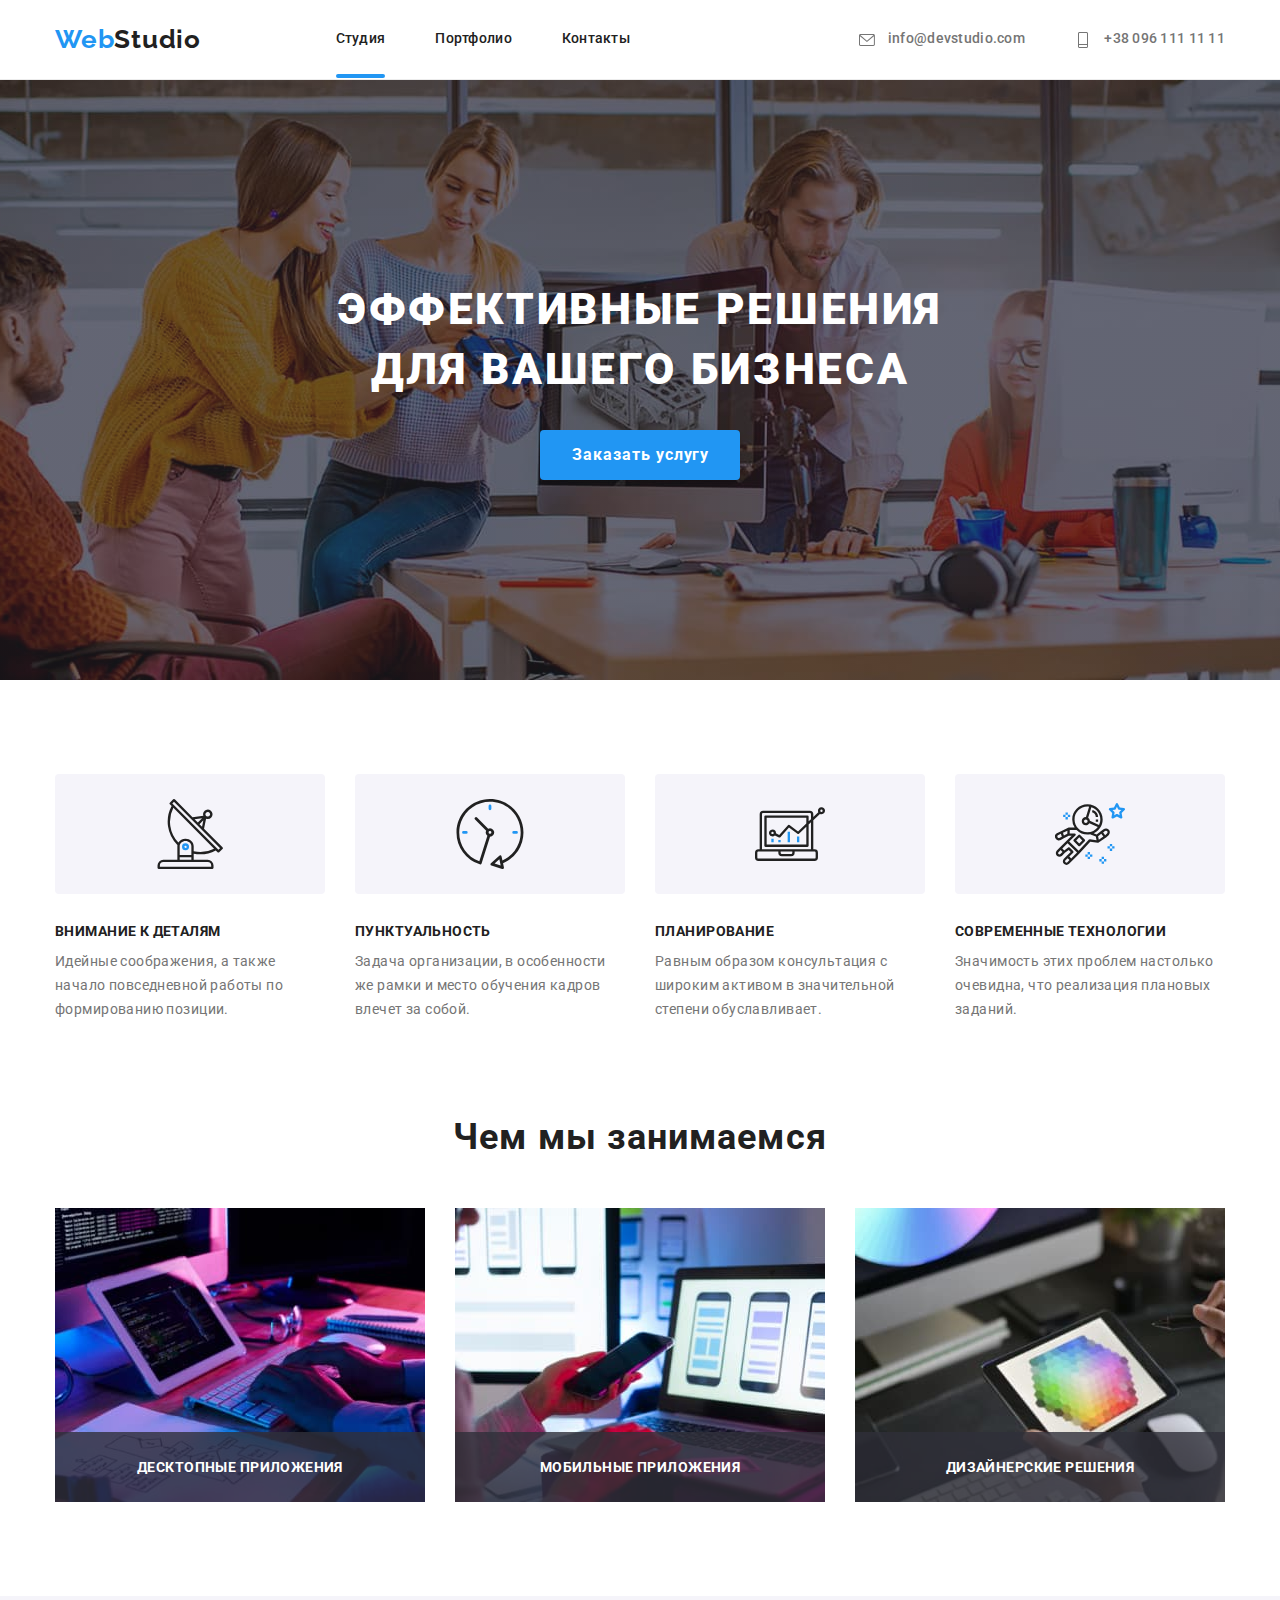
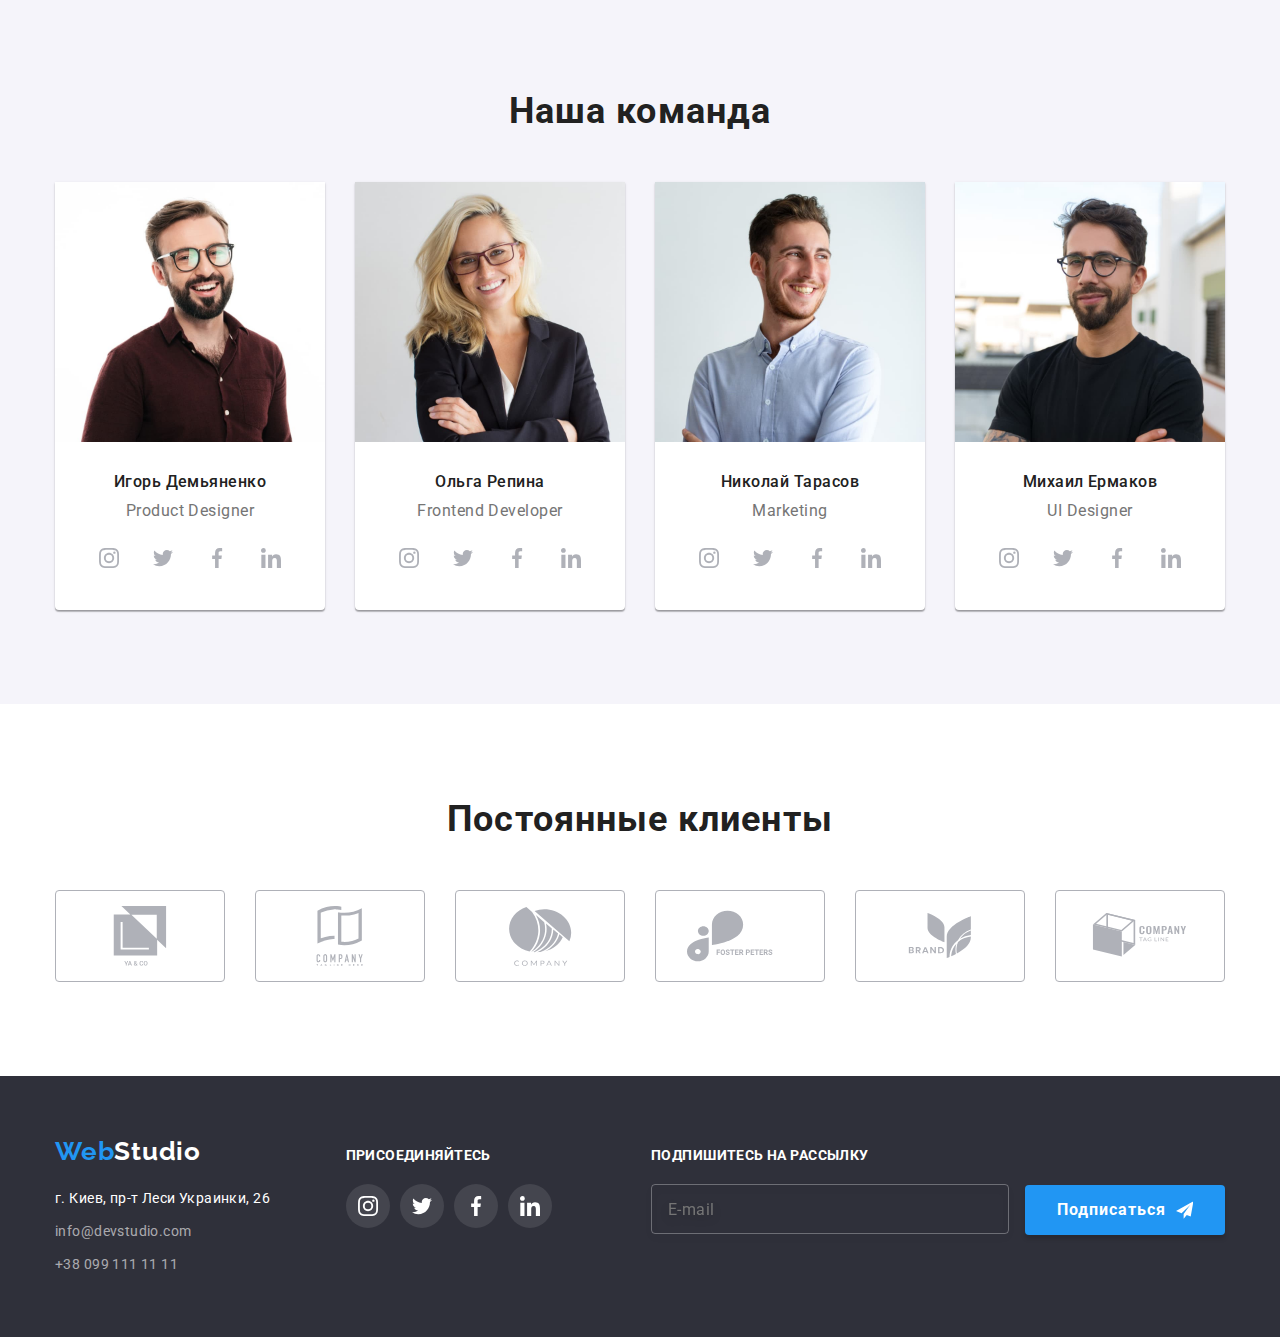
<file: index.html>
<!DOCTYPE html>
<html lang="ru">
  <head>
    <meta charset="UTF-8" />
    <meta http-equiv="X-UA-Compatible" content="IE=edge" />
    <meta name="viewport" content="width=device-width, initial-scale=1.0" />
    <link
      rel="stylesheet"
      href="https://cdnjs.cloudflare.com/ajax/libs/modern-normalize/1.1.0/modern-normalize.css"
    />
    <link rel="stylesheet" href="./css/main.min.css" />
    <title>WebStudio - Главная</title>
  </head>
  <body>
    <header class="header">
      <div class="container header__flex-wrapper">
        <a class="link studio-logo" href="./index.html">
          <span>Web</span><span class="studio-logo__second-part--black">Studio</span>
        </a>

        <nav>
          <ul class="header__submenu header-nav">
            <li class="header-nav__item">
              <a class="link current" href="./index.html">Студия</a>
            </li>
            <li class="header-nav__item">
              <a class="link" href="./portfolio.html">Портфолио</a>
            </li>
            <li class="header-nav__item">
              <a class="link" href="#footer">Контакты</a>
            </li>
          </ul>
        </nav>

        <ul class="header__submenu header-contacts">
          <li class="header-contacts__item">
            <a class="link" href="mailto:info@devstudio.com">
              <svg class="icon header-contacts__icon">
                <use href="./images/icons.svg#icon-email"></use>
              </svg>
              info@devstudio.com
            </a>
          </li>
          <li class="header-contacts__item">
            <a class="link" href="tel:+380961111111">
              <svg class="icon header-contacts__icon">
                <use href="./images/icons.svg#icon-phone"></use>
              </svg>
              +38 096 111 11 11
            </a>
          </li>
        </ul>
      </div>
    </header>

    <section id="solutions" class="hero-section">
      <div class="container hero-section__flex-wrapper">
        <div class="hero-section__inner">
          <h1 class="hero-section__title">Эффективные решения для вашего бизнеса</h1>
          <button type="button hero-section__button" data-modal-open class="button">
            Заказать услугу
          </button>
        </div>
      </div>
    </section>

    <main>
      <section id="our-advantages" class="advantages-section">
        <div class="container">
          <h2 hidden class="section__title">Наши преимущества</h2>
          <ul class="advantages-section__flex-wrapper">
            <li class="advantages-item">
              <div class="advantages-item__icon-wrapper">
                <svg class="advantages-item__icon">
                  <use href="./images/icons.svg#icon-antenna"></use>
                </svg>
              </div>
              <h3 class="advantages-item__title">Внимание к деталям</h3>
              <p>
                Идейные соображения, а также начало повседневной работы по формированию позиции.
              </p>
            </li>
            <li class="advantages-item">
              <div class="advantages-item__icon-wrapper">
                <svg class="advantages-item__icon">
                  <use href="./images/icons.svg#icon-clock"></use>
                </svg>
              </div>
              <h3 class="advantages-item__title">Пунктуальность</h3>
              <p>
                Задача организации, в особенности же рамки и место обучения кадров влечет за собой.
              </p>
            </li>
            <li class="advantages-item">
              <div class="advantages-item__icon-wrapper">
                <svg class="advantages-item__icon">
                  <use href="./images/icons.svg#icon-diagram"></use>
                </svg>
              </div>
              <h3 class="advantages-item__title">Планирование</h3>
              <p>
                Равным образом консультация с широким активом в значительной степени обуславливает.
              </p>
            </li>
            <li class="advantages-item">
              <div class="advantages-item__icon-wrapper">
                <svg class="advantages-item__icon">
                  <use href="./images/icons.svg#icon-astronaut"></use>
                </svg>
              </div>
              <h3 class="advantages-item__title">Современные технологии</h3>
              <p>Значимость этих проблем настолько очевидна, что реализация плановых заданий.</p>
            </li>
          </ul>
        </div>
      </section>

      <section id="our-work" class="section our-work-section">
        <div class="container">
          <h2 class="section__title">Чем мы занимаемся</h2>
          <ul class="our-work-section__flex-wrapper">
            <li class="our-work-item">
              <div class="our-work-item__img-thumb">
                <img
                  class="our-work-item__img"
                  src="./images/img-section-what-we-do-1.jpg"
                  alt="Программист в процессе работы над кодом"
                />
                <div class="our-work-item__img-caption-over">
                  <h3 class="our-work-item__caption">Десктопные приложения</h3>
                </div>
              </div>
            </li>
            <li class="our-work-item">
              <div class="our-work-item__img-thumb">
                <img
                  class="our-work-item__img"
                  src="./images/img-section-what-we-do-2.jpg"
                  alt="Дизайнер создает интерфейс мобильного приложения"
                />
                <div class="our-work-item__img-caption-over">
                  <h3 class="our-work-item__caption">Мобильные приложения</h3>
                </div>
              </div>
            </li>
            <li class="our-work-item">
              <div class="our-work-item__img-thumb">
                <img
                  class="our-work-item__img"
                  src="./images/img-section-what-we-do-3.jpg"
                  alt="Дизайнер работает с цветовой палитрой"
                />
                <div class="our-work-item__img-caption-over">
                  <h3 class="our-work-item__caption">Дизайнерские решения</h3>
                </div>
              </div>
            </li>
          </ul>
        </div>
      </section>

      <section id="our-team-section" class="our-team-section">
        <div class="container">
          <h2 class="section__title">Наша команда</h2>

          <ul class="cards-set">
            <li class="team-member-card">
              <img
                class="team-member-card__img"
                src="./images/img-our-team-1.jpg"
                alt="фото: Игорь Демьяненко"
              />

              <div class="team-member-card__text">
                <p class="team-member-card__title">Игорь Демьяненко</p>
                <span class="team-member-card__caption">Product Designer</span>

                <ul class="social-media">
                  <li class="social-media__icon-wrapper">
                    <a class="social-media__link" href="#">
                      <svg class="social-media__icon">
                        <use href="./images/icons.svg#icon-social-instagram"></use>
                      </svg>
                    </a>
                  </li>
                  <li class="social-media__icon-wrapper">
                    <a class="social-media__link" href="#">
                      <svg class="social-media__icon">
                        <use href="./images/icons.svg#icon-social-twitter"></use>
                      </svg>
                    </a>
                  </li>
                  <li class="social-media__icon-wrapper">
                    <a class="social-media__link" href="#">
                      <svg class="social-media__icon">
                        <use href="./images/icons.svg#icon-social-facebook"></use>
                      </svg>
                    </a>
                  </li>
                  <li class="social-media__icon-wrapper">
                    <a class="social-media__link" href="#">
                      <svg class="social-media__icon">
                        <use href="./images/icons.svg#icon-social-linkedin"></use>
                      </svg>
                    </a>
                  </li>
                </ul>
              </div>
            </li>

            <li class="team-member-card">
              <img
                class="team-member-card__img"
                src="./images/img-our-team-2.jpg"
                alt="фото: Ольга Репина"
              />
              <div class="team-member-card__text">
                <p class="team-member-card__title">Ольга Репина</p>
                <span class="team-member-card__caption">Frontend Developer</span>
                <ul class="social-media">
                  <li class="social-media__icon-wrapper">
                    <a class="social-media__link" href="#">
                      <svg class="social-media__icon">
                        <use href="./images/icons.svg#icon-social-instagram"></use>
                      </svg>
                    </a>
                  </li>
                  <li class="social-media__icon-wrapper">
                    <a class="social-media__link" href="#">
                      <svg class="social-media__icon">
                        <use href="./images/icons.svg#icon-social-twitter"></use>
                      </svg>
                    </a>
                  </li>
                  <li class="social-media__icon-wrapper">
                    <a class="social-media__link" href="#">
                      <svg class="social-media__icon">
                        <use href="./images/icons.svg#icon-social-facebook"></use>
                      </svg>
                    </a>
                  </li>
                  <li class="social-media__icon-wrapper">
                    <a class="social-media__link" href="#">
                      <svg class="social-media__icon">
                        <use href="./images/icons.svg#icon-social-linkedin"></use>
                      </svg>
                    </a>
                  </li>
                </ul>
              </div>
            </li>

            <li class="team-member-card">
              <img
                class="team-member-card__img"
                src="./images/img-our-team-3.jpg"
                alt="фото: Николай Тарасов"
              />
              <div class="team-member-card__text">
                <p class="team-member-card__title">Николай Тарасов</p>
                <span class="team-member-card__caption">Marketing</span>
                <ul class="social-media">
                  <li class="social-media__icon-wrapper">
                    <a class="social-media__link" href="#">
                      <svg class="social-media__icon">
                        <use href="./images/icons.svg#icon-social-instagram"></use>
                      </svg>
                    </a>
                  </li>
                  <li class="social-media__icon-wrapper">
                    <a class="social-media__link" href="#">
                      <svg class="social-media__icon">
                        <use href="./images/icons.svg#icon-social-twitter"></use>
                      </svg>
                    </a>
                  </li>
                  <li class="social-media__icon-wrapper">
                    <a class="social-media__link" href="#">
                      <svg class="social-media__icon">
                        <use href="./images/icons.svg#icon-social-facebook"></use>
                      </svg>
                    </a>
                  </li>
                  <li class="social-media__icon-wrapper">
                    <a class="social-media__link" href="#">
                      <svg class="social-media__icon">
                        <use href="./images/icons.svg#icon-social-linkedin"></use>
                      </svg>
                    </a>
                  </li>
                </ul>
              </div>
            </li>

            <li class="team-member-card">
              <img
                class="team-member-card__img"
                src="./images/img-our-team-4.jpg"
                alt="фото: Михаил Ермаков"
              />
              <div class="team-member-card__text">
                <p class="team-member-card__title">Михаил Ермаков</p>
                <span class="team-member-card__caption">UI Designer</span>
                <ul class="social-media">
                  <li class="social-media__icon-wrapper">
                    <a class="social-media__link" href="#">
                      <svg class="social-media__icon">
                        <use href="./images/icons.svg#icon-social-instagram"></use>
                      </svg>
                    </a>
                  </li>
                  <li class="social-media__icon-wrapper">
                    <a class="social-media__link" href="#">
                      <svg class="social-media__icon">
                        <use href="./images/icons.svg#icon-social-twitter"></use>
                      </svg>
                    </a>
                  </li>
                  <li class="social-media__icon-wrapper">
                    <a class="social-media__link" href="#">
                      <svg class="social-media__icon">
                        <use href="./images/icons.svg#icon-social-facebook"></use>
                      </svg>
                    </a>
                  </li>
                  <li class="social-media__icon-wrapper">
                    <a class="social-media__link" href="#">
                      <svg class="social-media__icon">
                        <use href="./images/icons.svg#icon-social-linkedin"></use>
                      </svg>
                    </a>
                  </li>
                </ul>
              </div>
            </li>
          </ul>
        </div>
      </section>

      <section id="our-customers" class="our-customers-section">
        <div class="container">
          <h2 class="section__title">Постоянные клиенты</h2>
          <ul class="our-customers-section__flex-wrapper">
            <li class="our-customers__item">
              <a class="our-customers__link" href="#">
                <svg class="our-customers__icon">
                  <use href="./images/icons.svg#icon-brand-yaco"></use>
                </svg>
              </a>
            </li>
            <li class="our-customers__item">
              <a class="our-customers__link" href="#">
                <svg class="our-customers__icon">
                  <use href="./images/icons.svg#icon-brand-company1"></use>
                </svg>
              </a>
            </li>
            <li class="our-customers__item">
              <a class="our-customers__link" href="#">
                <svg class="our-customers__icon">
                  <use href="./images/icons.svg#icon-brand-company2"></use>
                </svg>
              </a>
            </li>
            <li class="our-customers__item">
              <a class="our-customers__link" href="#">
                <svg class="our-customers__icon">
                  <use href="./images/icons.svg#icon-brand-fosterpeters"></use>
                </svg>
              </a>
            </li>
            <li class="our-customers__item">
              <a class="our-customers__link" href="#">
                <svg class="our-customers__icon">
                  <use href="./images/icons.svg#icon-brand-brand"></use>
                </svg>
              </a>
            </li>
            <li class="our-customers__item">
              <a class="our-customers__link" href="#">
                <svg class="our-customers__icon">
                  <use href="./images/icons.svg#icon-brand-company3"></use>
                </svg>
              </a>
            </li>
          </ul>
        </div>
      </section>
    </main>

    <footer id="footer">
      <div class="container footer__flex-wrapper">
        <div>
          <a class="studio-logo link" href="./index.html">
            <span>Web</span><span class="studio-logo__second-part--white">Studio</span>
          </a>
          <address>
            <ul class="footer-contacts">
              <li class="footer-contacts__item">
                <a class="link" href="https://goo.gl/maps/Uex1Hu8hUSsigpkb6"
                  >г. Киев, пр-т Леси Украинки, 26</a
                >
              </li>
              <li class="footer-contacts__item">
                <a class="footer-contacts__link" href="mailto:info@devstudio.com"
                  >info@devstudio.com</a
                >
              </li>
              <li class="footer-contacts__item">
                <a class="footer-contacts__link" href="tel:+380991111111">+38 099 111 11 11</a>
              </li>
            </ul>
          </address>
        </div>
        <div class="footer__social-links">
          <h3 class="footer__subtitle">Присоединяйтесь</h3>
          <ul class="social-media">
            <li class="social-media__icon-wrapper">
              <a class="social-media__link--dark" href="#">
                <svg class="social-media__icon">
                  <use href="./images/icons.svg#icon-social-instagram"></use>
                </svg>
              </a>
            </li>
            <li class="social-media__icon-wrapper">
              <a class="social-media__link--dark" href="#">
                <svg class="social-media__icon">
                  <use href="./images/icons.svg#icon-social-twitter"></use>
                </svg>
              </a>
            </li>
            <li class="social-media__icon-wrapper">
              <a class="social-media__link--dark" href="#">
                <svg class="social-media__icon">
                  <use href="./images/icons.svg#icon-social-facebook"></use>
                </svg>
              </a>
            </li>
            <li class="social-media__icon-wrapper">
              <a class="social-media__link--dark" href="#">
                <svg class="social-media__icon">
                  <use href="./images/icons.svg#icon-social-linkedin"></use>
                </svg>
              </a>
            </li>
          </ul>
        </div>

        <div class="footer__subscribe-form">
          <h3 class="footer__subtitle">Подпишитесь на рассылку</h3>
          <label hidden>E-mail</label>
          <input class="subscribe-form__input" type="email" name="subscribe" placeholder="E-mail" />
          <button class="button subscribe-form__button" type="submit">
            Подписаться
            <svg class="subscribe-form__icon">
              <use href="./images/icons.svg#icon-send"></use>
            </svg>
          </button>
        </div>
      </div>
    </footer>

    <div class="backdrop is-hidden" data-modal>
      <div class="modal">
        <h3 class="title">Оставьте свои данные, мы вам перезвоним</h3>

        <div class="fieldset">
          <label for="name">Имя</label>
          <div class="field-inner">
            <input type="text" name="name" id="name" />
            <svg class="icon">
              <use href="./images/icons.svg#icon-person"></use>
            </svg>
          </div>
        </div>

        <div class="fieldset">
          <label for="phone">Телефон</label>
          <div class="field-inner">
            <input type="tel" name="phone" id="phone" />
            <svg class="icon">
              <use href="./images/icons.svg#icon-phone2"></use>
            </svg>
          </div>
        </div>

        <div class="fieldset">
          <label for="e-mail">Почта</label>
          <div class="field-inner">
            <input type="email" name="e-mail" id="e-mail" />
            <svg class="icon">
              <use href="./images/icons.svg#icon-mail"></use>
            </svg>
          </div>
        </div>

        <div class="fieldset">
          <label for="comment">Комментарий</label>
          <div class="field-inner">
            <textarea name="comment" id="comment" rows="4" placeholder="Введите текст"></textarea>
          </div>
        </div>

        <div class="fieldset checkbox">
          <div class="checkbox-control">
            <input class="checkbox-input" type="checkbox" name="accept" id="accept" hidden />
            <svg class="icon checkbox-icon">
              <use href="./images/icons.svg#icon-accepted"></use>
            </svg>
          </div>

          <label for="accept"
            >Соглашаюсь с рассылкой и принимаю <a class="link" href="#">Условия договора</a></label
          >
        </div>

        <button class="button" type="submit">Отправить</button>

        <button class="btn-close-modal" type="button" data-modal-close>
          <svg class="icon">
            <use href="./images/icons.svg#icon-cross-close"></use>
          </svg>
        </button>
      </div>
    </div>

    <script src="./js/modal.js"></script>
  </body>
</html>
</file>
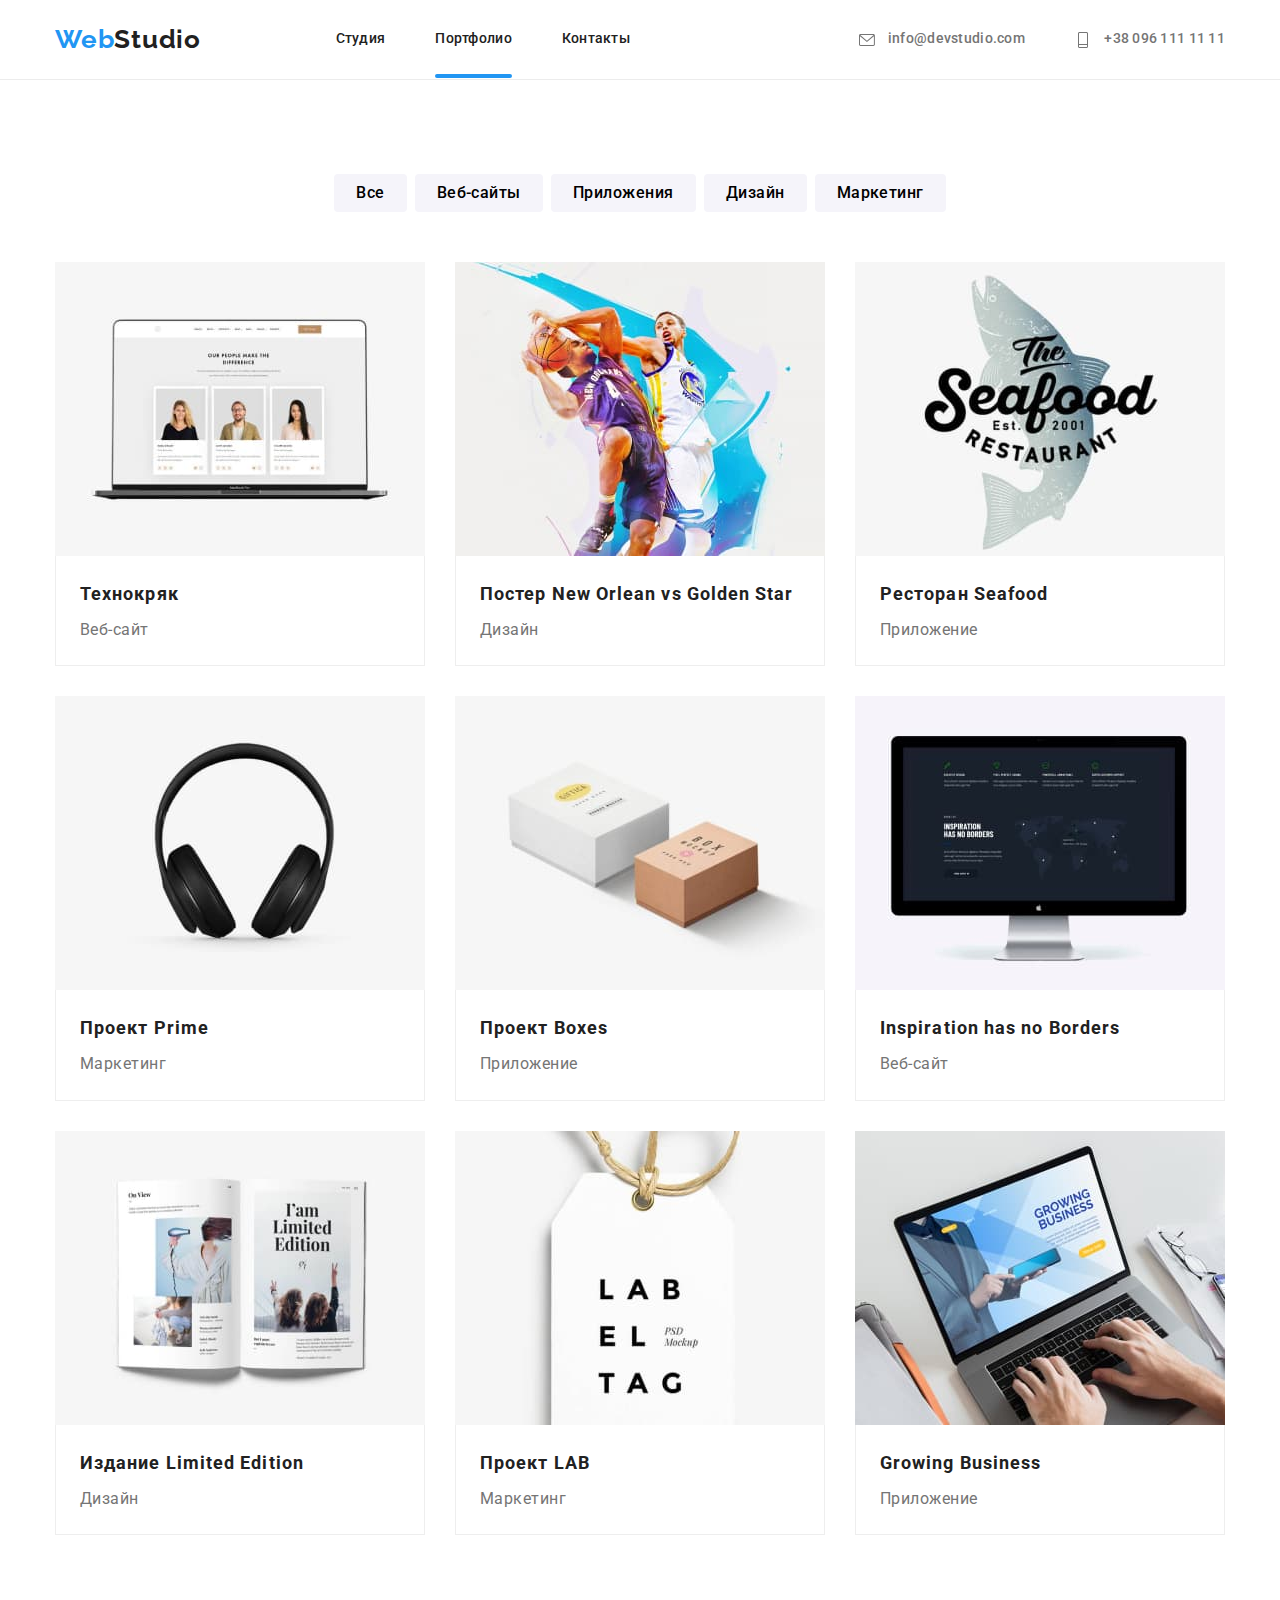
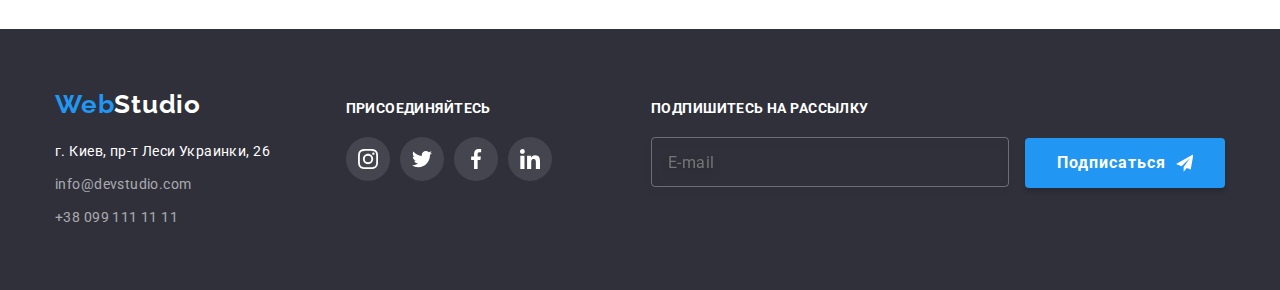
<file: portfolio.html>
<!DOCTYPE html>
<html lang="ru">
  <head>
    <meta charset="UTF-8" />
    <meta http-equiv="X-UA-Compatible" content="IE=edge" />
    <meta name="viewport" content="width=device-width, initial-scale=1.0" />
    <link
      rel="stylesheet"
      href="https://cdnjs.cloudflare.com/ajax/libs/modern-normalize/1.1.0/modern-normalize.css"
    />
    <link rel="stylesheet" href="./css/main.min.css" />
    <title>WebStudio - Портфолио</title>
  </head>
  <body>
    <header class="header">
      <div class="container header__flex-wrapper">
        <a class="link studio-logo" href="./index.html">
          <span>Web</span><span class="studio-logo__second-part--black">Studio</span>
        </a>

        <nav>
          <ul class="header__submenu header-nav">
            <li class="header-nav__item">
              <a class="link" href="./index.html">Студия</a>
            </li>
            <li class="header-nav__item">
              <a class="link current" href="./portfolio.html">Портфолио</a>
            </li>
            <li class="header-nav__item">
              <a class="link" href="#footer">Контакты</a>
            </li>
          </ul>
        </nav>

        <ul class="header__submenu header-contacts">
          <li class="header-contacts__item">
            <a class="link" href="mailto:info@devstudio.com">
              <svg class="icon header-contacts__icon">
                <use href="./images/icons.svg#icon-email"></use>
              </svg>
              info@devstudio.com
            </a>
          </li>
          <li class="header-contacts__item">
            <a class="link" href="tel:+380961111111">
              <svg class="icon header-contacts__icon">
                <use href="./images/icons.svg#icon-phone"></use>
              </svg>
              +38 096 111 11 11
            </a>
          </li>
        </ul>
      </div>
    </header>

    <main>
      <section id="portfolio" class="portfolio-section">
        <div class="container">
          <h2 hidden>Наши работы</h2>

          <ul class="product-filter">
            <li class="product-filter__item"><button class="product-filter__button" type="button">Все</button></li>
            <li class="product-filter__item"><button class="product-filter__button" type="button">Веб-сайты</button></li>
            <li class="product-filter__item"><button class="product-filter__button" type="button">Приложения</button></li>
            <li class="product-filter__item"><button class="product-filter__button" type="button">Дизайн</button></li>
            <li class="product-filter__item"><button class="product-filter__button" type="button">Маркетинг</button></li>
          </ul>

          <ul class="list cards-set">
            <li>
              <div class="product-card">
                  <div class="product-card__img-thumb">
                    <img class="product-card__img" src="./images/img-portfolio-1.jpg" alt="Открытый на ноутбуке сайт" />
                    <div class="product-card__img-caption-over">Ресурс предлагает комплексные предложения с разным уровнем функционала и сервисов. Все это позволит посетителю получить исчерпывающие сведения о компании или частном лице.</div>
                  </div>    
                  <div class="product-card__text">
                  <p class="product-card__title">Технокряк</p>
                  <span class="product-card__caption">Веб-сайт</span>
              </div>
            </li>

            <li>
              <div class="product-card">
                  <div class="product-card__img-thumb">
                    <img class="product-card__img" src="./images/img-portfolio-2.jpg" alt="Постер: игра в баскетбол" />
                    <div class="product-card__img-caption-over">Ресурс предлагает комплексные предложения с разным уровнем функционала и сервисов. Все это позволит посетителю получить исчерпывающие сведения о компании или частном лице.</div>
                  </div>
                  <div class="product-card__text">
                  <p class="product-card__title">Постер New Orlean vs Golden Star</p>
                  <span class="product-card__caption">Дизайн</span>
              </div> 
            </li>

            <li>
              <div class="product-card">
                  <div class="product-card__img-thumb">
                    <img class="product-card__img" src="./images/img-portfolio-3.jpg" alt="Логотип ресторана Seafood" />
                    <div class="product-card__img-caption-over">Ресурс предлагает комплексные предложения с разным уровнем функционала и сервисов. Все это позволит посетителю получить исчерпывающие сведения о компании или частном лице.</div>
                  </div>
                  <div class="product-card__text">
                  <p class="product-card__title">Ресторан Seafood</p>
                  <span class="product-card__caption">Приложение</span>
              </div>
            </li>

            <li>
              <div class="product-card">
                <div class="product-card__img-thumb">
                  <img class="product-card__img" src="./images/img-portfolio-4.jpg" alt="Наушники" />
                  <div class="product-card__img-caption-over">Ресурс предлагает комплексные предложения с разным уровнем функционала и сервисов. Все это позволит посетителю получить исчерпывающие сведения о компании или частном лице.</div>
                </div>    
                <div class="product-card__text">
                <p class="product-card__title">Проект Prime</p>
                <span class="product-card__caption">Маркетинг</span>
              </div>
            </li>

            <li>
              <div class="product-card">
                <div class="product-card__img-thumb">
                  <img class="product-card__img" src="./images/img-portfolio-5.jpg" alt="Две коробки разных размеров" />
                  <div class="product-card__img-caption-over">Ресурс предлагает комплексные предложения с разным уровнем функционала и сервисов. Все это позволит посетителю получить исчерпывающие сведения о компании или частном лице.</div>
                </div>    
                <div class="product-card__text">
                <p class="product-card__title">Проект Boxes</p>
                <span class="product-card__caption">Приложение</span>
              </div>
            </li>

          <li>
            <div class="product-card">
                <div class="product-card__img-thumb">
                  <img
                    class="product-card__img" src="./images/img-portfolio-6.jpg"
                    alt="Сайт Inspiration has no borders на мониторе"
                  />
                  <div class="product-card__img-caption-over">Ресурс предлагает комплексные предложения с разным уровнем функционала и сервисов. Все это позволит посетителю получить исчерпывающие сведения о компании или частном лице.</div>
                </div>
                <div class="product-card__text">
                <p class="product-card__title">Inspiration has no Borders</p>
                <span class="product-card__caption">Веб-сайт</span>
            </div>
          </li>

          <li>
            <div class="product-card">
                <div class="product-card__img-thumb">
                  <img class="product-card__img" src="./images/img-portfolio-7.jpg" alt="Разворот печатного издания" />
                  <div class="product-card__img-caption-over">Ресурс предлагает комплексные предложения с разным уровнем функционала и сервисов. Все это позволит посетителю получить исчерпывающие сведения о компании или частном лице.</div>
                </div>    
                <div class="product-card__text">
                <p class="product-card__title">Издание Limited Edition</p>
                <span class="product-card__caption">Дизайн</span>
            </div>
          </li>

          <li>
            <div class="product-card">
              <div class="product-card__img-thumb">
                <img
                  class="product-card__img" src="./images/img-portfolio-8.jpg"
                  alt="Картонная бирка с декоративной веревкой"
                />
                <div class="product-card__img-caption-over">Ресурс предлагает комплексные предложения с разным уровнем функционала и сервисов. Все это позволит посетителю получить исчерпывающие сведения о компании или частном лице.</div>
              </div>  
              <div class="product-card__text">
              <p class="product-card__title">Проект LAB</p>
              <span class="product-card__caption">Маркетинг</span>
            </div>
          </li>

          <li>
              <div class="product-card">
                <div class="product-card__img-thumb">
                  <img
                      class="product-card__img" src="./images/img-portfolio-9.jpg"
                    alt="Приложение Growing Business, открытое на ноутбуке"
                  />
                  <div class="product-card__img-caption-over">Ресурс предлагает комплексные предложения с разным уровнем функционала и сервисов. Все это позволит посетителю получить исчерпывающие сведения о компании или частном лице.</div>
                </div> 
                <div class="product-card__text">
                <p class="product-card__title">Growing Business</p>
                <span class="product-card__caption">Приложение</span>
              </div>
            </li>
          </ul>
        </div>
      </section>
    </main>

    <footer id="footer">
      <div class="container footer__flex-wrapper">
        <div>
          <a class="studio-logo link" href="./index.html">
            <span>Web</span><span class="studio-logo__second-part--white">Studio</span>
          </a>
          <address>
            <ul class="footer-contacts">
              <li class="footer-contacts__item">
                <a class="link" href="https://goo.gl/maps/Uex1Hu8hUSsigpkb6"
                  >г. Киев, пр-т Леси Украинки, 26</a
                >
              </li>
              <li class="footer-contacts__item">
                <a class="footer-contacts__link" href="mailto:info@devstudio.com"
                  >info@devstudio.com</a
                >
              </li>
              <li class="footer-contacts__item">
                <a class="footer-contacts__link" href="tel:+380991111111">+38 099 111 11 11</a>
              </li>
            </ul>
          </address>
        </div>
        <div class="footer__social-links">
          <h3 class="footer__subtitle">Присоединяйтесь</h3>
          <ul class="social-media">
            <li class="social-media__icon-wrapper">
              <a class="social-media__link--dark" href="#">
                <svg class="social-media__icon">
                  <use href="./images/icons.svg#icon-social-instagram"></use>
                </svg>
              </a>
            </li>
            <li class="social-media__icon-wrapper">
              <a class="social-media__link--dark" href="#">
                <svg class="social-media__icon">
                  <use href="./images/icons.svg#icon-social-twitter"></use>
                </svg>
              </a>
            </li>
            <li class="social-media__icon-wrapper">
              <a class="social-media__link--dark" href="#">
                <svg class="social-media__icon">
                  <use href="./images/icons.svg#icon-social-facebook"></use>
                </svg>
              </a>
            </li>
            <li class="social-media__icon-wrapper">
              <a class="social-media__link--dark" href="#">
                <svg class="social-media__icon">
                  <use href="./images/icons.svg#icon-social-linkedin"></use>
                </svg>
              </a>
            </li>
          </ul>
        </div>

        <div class="footer__subscribe-form">
          <h3 class="footer__subtitle">Подпишитесь на рассылку</h3>
          <label hidden>E-mail</label>
          <input class="subscribe-form__input" type="email" name="subscribe" placeholder="E-mail" />
          <button class="button subscribe-form__button" type="submit">
            Подписаться
            <svg class="subscribe-form__icon">
              <use href="./images/icons.svg#icon-send"></use>
            </svg>
          </button>
        </div>
      </div>
    </footer>
    
    <script src="./js/modal.js"></script>
  </body>
</html>
</file>
<file: css/main.min.css>
@import"https://fonts.googleapis.com/css2?family=Raleway:wght@700&family=Roboto:wght@400;500;700;900&display=swap";:root{--brand-black: #212121;--brand-blue: #2196F3;--dark-blue: #188CE8;--dark-gray: #2F303A;--light-gray: #757575;--icon-gray: #AFB1B8;--light-pink: #ECECEC;--white: #FFFFFF;--transparent-gray: rgba(39, 12, 12, 0.6);--one-more-gray: rgba(255, 255, 255, 0.6)}*,*::after,*::before{box-sizing:inherit}ul{list-style:none;padding-left:0;margin:0}a{text-decoration:none;margin:0;padding:0}img{display:block;max-width:100%;height:auto}address{font-style:normal}h1,h2,h3,h4,h5,h6,p{margin:0}.current{position:relative}.current:after{content:"";position:absolute;bottom:-32px;left:0;width:100%;height:4px;border-radius:50px;border:2px solid var(--brand-blue);background-color:var(--brand-blue)}html{box-sizing:border-box}body{padding:80px 0 0 0;margin:0;font-family:"Roboto",sans-serif;font-style:normal;background-color:var(--white);color:var(--brand-black)}.section,.portfolio-section,.our-customers-section,.our-team-section,.our-work-section,.advantages-section{padding-top:94px;padding-bottom:94px}.section__title{margin-bottom:50px;text-align:center;font-weight:700;font-size:36px;line-height:1.17;letter-spacing:.03em}.subtitle,.footer__subtitle,.advantages-item__title{font-weight:700;font-size:14px;line-height:1.14;letter-spacing:.03em;text-transform:uppercase}.button{cursor:pointer;width:200px;height:50px;padding:10px 32px;background-color:var(--brand-blue);color:var(--white);border:none;border-radius:4px;box-shadow:0px 4px 4px rgba(0,0,0,.15);font-weight:700;font-size:16px;line-height:1.88;letter-spacing:.06em;white-space:nowrap;transition:background-color 250ms cubic-bezier(0.4, 0, 0.2, 1)}.button:focus,.button:hover{background-color:var(--dark-blue);outline-color:var(--brand-blue)}.link,.footer-contacts__link,.social-media__link,.social-media__link--dark{text-decoration:none;color:inherit;transition:color 250ms cubic-bezier(0.4, 0, 0.2, 1)}.link:active,.footer-contacts__link:active,.social-media__link:active,.social-media__link--dark:active,.link:focus,.footer-contacts__link:focus,.social-media__link:focus,.social-media__link--dark:focus,.link:hover,.footer-contacts__link:hover,.social-media__link:hover,.social-media__link--dark:hover{color:var(--brand-blue);outline:none}.container{height:100%;width:1200px;margin:0 auto;padding:0 15px}.social-media{display:flex;flex-direction:row;justify-content:space-between;align-items:center;gap:10px}.social-media__icon-wrapper{width:44px;height:44px}.social-media__icon{width:20px;height:20px}.social-media__link,.social-media__link--dark{display:block;padding:12px;width:100%;height:100%;border:none;border-radius:50%;fill:var(--icon-gray);transition:background-color 250ms cubic-bezier(0.4, 0, 0.2, 1),fill 250ms cubic-bezier(0.4, 0, 0.2, 1)}.social-media__link:focus,.social-media__link--dark:focus,.social-media__link:hover,.social-media__link--dark:hover{background-color:var(--brand-blue);fill:var(--white)}.social-media__link--dark{background-color:rgba(255,255,255,.1);fill:var(--white);transition:background-color 250ms cubic-bezier(0.4, 0, 0.2, 1)}.social-media__link--dark:focus,.social-media__link--dark:hover{background-color:var(--brand-blue)}.cards-set{display:flex;flex-direction:row;justify-content:center;align-items:center;flex-wrap:wrap;gap:30px;padding:0;margin:0}.card,.product-card,.team-member-card{font-style:normal;background:var(--white)}.card:hover .img-caption-over,.product-card:hover .img-caption-over,.team-member-card:hover .img-caption-over{transform:translateY(-294px)}.header{position:fixed;top:0;width:100%;z-index:5;padding-top:24px;padding-bottom:24px;background-color:var(--white);border-bottom:1px solid var(--light-pink)}.header__flex-wrapper{display:flex;flex-direction:row;justify-content:space-between;align-items:center}.header__submenu{display:flex;flex-direction:row;justify-content:space-between;align-items:center;font-weight:500;font-size:14px;line-height:1.14;letter-spacing:.02em}.studio-logo{margin-top:0;font-family:"Raleway";font-weight:700;font-size:26px;line-height:1.19;letter-spacing:.03em;color:var(--brand-blue)}.studio-logo__second-part--black{color:var(--brand-black)}.studio-logo__second-part--white{color:var(--white)}.header-nav__item:not(:last-of-type){margin-right:50px}.header-contacts{margin-left:94px}.header-contacts:last-of-type{color:var(--light-gray)}.header-contacts__item:not(:first-of-type){margin-left:50px}.header-contacts__icon{width:16px;height:16px;margin-right:10px;vertical-align:middle;fill:currentColor}.hero-section{max-width:1600px;height:600px;margin-left:auto;margin-right:auto;background-color:var(--dark-gray);background-image:linear-gradient(to right, rgba(47, 48, 58, 0.4), rgba(47, 48, 58, 0.4)),url(../images/img-hero-section-bg.jpg);background-size:cover;background-position:center;background-repeat:no-repeat}.hero-section__flex-wrapper{display:flex;flex-direction:column;justify-content:center;align-items:center}.hero-section__inner{text-align:center}.hero-section__title{width:696px;margin-bottom:30px;font-weight:900;font-size:44px;line-height:1.36;letter-spacing:.06em;text-transform:uppercase;color:var(--white)}.advantages-section{padding-bottom:0}.advantages-section__flex-wrapper{display:flex;flex-direction:row;justify-content:space-between;align-items:center}.advantages-item{width:270px;font-size:14px;line-height:1.71;letter-spacing:.03em;color:var(--light-gray)}.advantages-item .advantages-item:not(:last-child){margin-right:30px}.advantages-item__icon-wrapper{display:flex;flex-direction:row;justify-content:center;align-items:center;height:120px;margin-bottom:30px;background:#f5f4fa;border:none;border-radius:4px}.advantages-item__icon{width:70px;height:70px}.advantages-item__title{margin-bottom:10px;color:var(--brand-black)}.our-work-section__flex-wrapper{display:flex;flex-direction:row;justify-content:space-between;align-items:center}.our-work-item:not(:last-child){margin-right:30px}.our-work-item__img{width:370px;height:294px}.our-work-item__img-thumb{position:relative}.our-work-item__img-caption-over{position:absolute;bottom:0;padding:27px;width:100%;text-align:center;color:var(--white);background-color:rgba(47,48,58,.8)}.our-work-item__caption{font-size:14px;line-height:16px;letter-spacing:.03em;text-transform:uppercase}.our-team-section{background-color:#f5f4fa}.team-member-card{box-shadow:0px 1px 3px rgba(0,0,0,.12),0px 1px 1px rgba(0,0,0,.14),0px 2px 1px rgba(0,0,0,.2);border-radius:0px 0px 4px 4px;margin:0;text-align:center}.team-member-card__img{width:270px;height:260px}.team-member-card__text{padding:30px 32px 30px}.team-member-card__title{margin-bottom:10px;font-weight:500;font-size:16px;line-height:1.19;text-align:center;letter-spacing:.03em}.team-member-card__caption{display:inline-block;margin-bottom:16px;font-size:16px;line-height:1.19;letter-spacing:.03em;color:var(--light-gray)}.our-customers-section__flex-wrapper{display:flex;flex-direction:row;justify-content:space-between;align-items:center}.our-customers__item{width:170px;height:92px}.our-customers__item:not(:last-child){margin-right:30px}.our-customers__link{display:flex;flex-direction:row;justify-content:center;align-items:center;width:100%;height:100%;border:1px solid var(--icon-gray);border-radius:4px;fill:var(--icon-gray)}.our-customers__link:focus,.our-customers__link:hover{border-color:var(--brand-blue);fill:var(--brand-blue);outline-color:var(--brand-blue);transition:fill 250ms cubic-bezier(0.4, 0, 0.2, 1),border-color 250ms cubic-bezier(0.4, 0, 0.2, 1)}.our-customers__icon{width:106px;height:60px}.portfolio-section{background-color:var(--white)}.product-filter{margin-bottom:50px;display:flex;flex-direction:row;justify-content:center;align-items:center}.product-filter__item:not(:last-of-type){margin-right:8px}.product-filter__button{padding:6px 22px;background:#f5f4fa;border:none;border-radius:4px;font-weight:500;font-size:16px;line-height:1.63;letter-spacing:.03em;white-space:nowrap;transition:background-color 250ms cubic-bezier(0.4, 0, 0.2, 1),color 250ms cubic-bezier(0.4, 0, 0.2, 1),box-shadow 250ms cubic-bezier(0.4, 0, 0.2, 1)}.product-filter__button:hover,.product-filter__button:active,.product-filter__button:focus{background-color:var(--brand-blue);color:var(--white);box-shadow:0px 3px 1px rgba(0,0,0,.1),0px 1px 2px rgba(0,0,0,.08),0px 2px 2px rgba(0,0,0,.12)}.product-card{transition:box-shadow 250ms cubic-bezier(0.4, 0, 0.2, 1)}.product-card:hover{cursor:pointer;box-shadow:0px 1px 1px rgba(0,0,0,.12),0px 4px 4px rgba(0,0,0,.06),1px 4px 6px rgba(0,0,0,.16)}.product-card:hover .product-card__img-caption-over{transform:translateY(-294px)}.product-card__img{width:370px;height:294px}.product-card__img-thumb{position:relative;overflow:hidden}.product-card__img-caption-over{position:absolute;width:100%;height:100%;padding:24px;color:var(--white);background-color:var(--brand-blue);opacity:.9;font-size:18px;line-height:1.56;letter-spacing:.03em;bottom:-294px;left:0;transition:transform 250ms cubic-bezier(0.4, 0, 0.2, 1)}.product-card__text{padding:20px 24px;border-left:1px solid #eee;border-right:1px solid #eee;border-bottom:1px solid #eee}.product-card__title{margin-bottom:3px;font-weight:700;font-size:18px;line-height:2;letter-spacing:.06em;color:var(--brand-black)}.product-card__caption{font-size:16px;line-height:1.9;letter-spacing:.03em;color:var(--light-gray)}footer{background:var(--dark-gray);padding-top:60px;padding-bottom:60px}.footer__flex-wrapper{display:flex;flex-direction:row;justify-content:space-between;align-items:flex-start}.footer__social-links{margin-right:94px}.footer__subtitle{margin-top:12px;margin-bottom:20px;color:var(--white)}.footer-contacts{margin-top:20px;margin-right:70px;font-size:14px;line-height:1.71;letter-spacing:.03em;color:var(--one-more-gray)}.footer-contacts__item:first-of-type{color:var(--white)}.footer-contacts__item:not(:last-of-type){margin-bottom:9px}.subscribe-form__input{width:358px;height:50px;margin-right:12px;padding:15px 16px;font-size:16px;line-height:20px;letter-spacing:.03em;color:var(--one-more-gray);background-color:rgba(0,0,0,0);border:1px solid rgba(255,255,255,.3);filter:drop-shadow(0px 4px 4px rgba(0, 0, 0, 0.15));border-radius:4px}.subscribe-form__button{display:inline-flex;align-items:center}.subscribe-form__icon{width:20px;height:20px;margin-left:10px;fill:var(--white)}.backdrop{position:fixed;z-index:10;top:0;left:0;width:100%;height:100%;background-color:rgba(0,0,0,.2);opacity:1;transition:opacity 250ms cubic-bezier(0.4, 0, 0.2, 1)}.modal{position:absolute;width:528px;height:581px;padding:40px;top:50%;left:50%;text-align:center;background-color:var(--white);opacity:1;border-radius:4px;box-shadow:0px 1px 3px rgba(0,0,0,.12),0px 1px 1px rgba(0,0,0,.14),0px 2px 1px rgba(0,0,0,.2);transform:translate(-50%, -50%) scale(1);transition:transform 250ms cubic-bezier(0.4, 0, 0.2, 1)}.modal .title{font-weight:700;font-size:20px;line-height:23px;letter-spacing:.03em;text-align:center;text-transform:none;margin-bottom:12px}.modal .fieldset:nth-of-type(-n+3){margin-bottom:10px}.modal .fieldset:nth-of-type(-n+4){text-align:left}.modal input:not([type=checkbox]){width:100%;height:40px;padding-left:40px;border:1px solid rgba(33,33,33,.2);border-radius:4px}.modal label{font-weight:400;font-size:12px;line-height:1.17;letter-spacing:.01em;color:#757575}.modal .field-inner{position:relative;margin-top:4px}.modal .field-inner svg{position:absolute;top:50%;left:15px;transform:translateY(-50%);width:12px;height:12px}.modal textarea{width:100%;height:120px;margin-bottom:20px;padding:12px 16px;resize:none;font-size:14px;line-height:1.39;letter-spacing:.01em;border:1px solid rgba(33,33,33,.2);border-radius:4px}.modal textarea::-moz-placeholder{font-size:14px;line-height:16px;letter-spacing:.01em;color:rgba(117,117,117,.5)}.modal textarea:-ms-input-placeholder{font-size:14px;line-height:16px;letter-spacing:.01em;color:rgba(117,117,117,.5)}.modal textarea::placeholder{font-size:14px;line-height:16px;letter-spacing:.01em;color:rgba(117,117,117,.5)}.modal label[for=accept]{font-size:14px;line-height:1.71;letter-spacing:.03em}.modal input,.modal textarea{outline:none}.modal input:focus,.modal textarea:focus{border-color:var(--brand-blue)}.modal input:focus+svg,.modal textarea:focus+svg{fill:var(--brand-blue)}.modal button{margin-top:20px}.modal .checkbox{display:flex;justify-content:center;align-items:center;margin:0}.checkbox label{margin:0}.checkbox-control{width:16px;height:15px;margin-right:7px}.checkbox-input{-webkit-appearance:none;-moz-appearance:none;appearance:none}.checkbox-icon{width:16px;height:15px;stroke:rgba(0,0,0,0);stroke-width:.2;fill:rgba(0,0,0,0);border:2px solid #212121;border-radius:2px}.checkbox-input:checked+.checkbox-icon{width:100%;height:100%;stroke:var(--white);stroke-width:.2;fill:var(--white);background-color:var(--brand-blue);border:2px solid var(--brand-blue)}.modal .link,.modal .social-media__link,.modal .social-media__link--dark,.modal .footer-contacts__link{color:var(--brand-blue);text-decoration:underline}.btn-close-modal{position:absolute;top:-12px;right:8px;padding:0;width:30px;height:30px;border:1px solid rgba(0,0,0,.1);border-radius:50%;background-color:rgba(0,0,0,0);transition:fill 250ms cubic-bezier(0.4, 0, 0.2, 1)}.btn-close-modal:hover{fill:var(--brand-blue)}.btn-close-modal .icon{width:11px;height:11px}.backdrop.is-hidden{opacity:0;pointer-events:none}.backdrop.is-hidden .modal{transform:translate(-50%, -50%) scale(0.5)}/*# sourceMappingURL=main.min.css.map */
</file>
